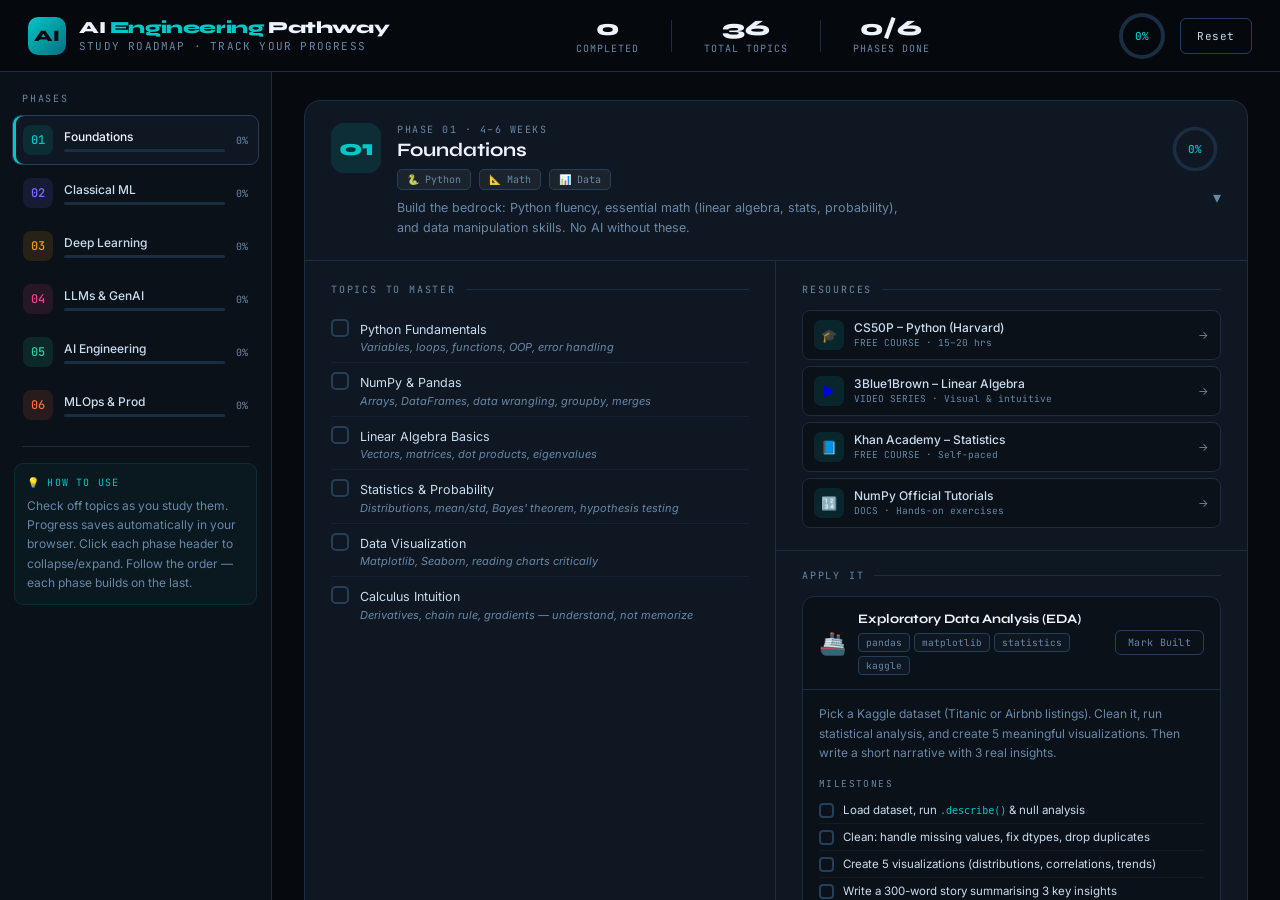
<file: index.html>
<!DOCTYPE html>
<html lang="en">
<head>
  <meta charset="UTF-8" />
  <meta name="viewport" content="width=device-width, initial-scale=1.0" />
  <title>AI Engineering Pathway</title>
  <link rel="preconnect" href="https://fonts.googleapis.com" />
  <link rel="stylesheet" href="https://fonts.googleapis.com/css2?family=Syne:wght@400;600;700;800&family=JetBrains+Mono:wght@300;400;500&family=Inter:wght@300;400;500;600&display=swap" />
  <link rel="stylesheet" href="styles.css" />
  <script defer src="app.js"></script>
</head>
<body>
<div class="app">

  <!-- ═══ HEADER ═══ -->
  <header>
    <div class="header-brand">
      <div class="brand-mark">AI</div>
      <div class="brand-text">
        <h1>AI <span>Engineering</span> Pathway</h1>
        <div class="brand-sub">Study roadmap · Track your progress</div>
      </div>
    </div>

    <div class="header-center">
      <div class="header-stat">
        <div class="header-stat-val" id="total-done">0</div>
        <div class="header-stat-label">Completed</div>
      </div>
      <div class="header-divider"></div>
      <div class="header-stat">
        <div class="header-stat-val" id="total-topics">0</div>
        <div class="header-stat-label">Total Topics</div>
      </div>
      <div class="header-divider"></div>
      <div class="header-stat">
        <div class="header-stat-val" id="phases-done">0</div>
        <div class="header-stat-label">Phases Done</div>
      </div>
    </div>

    <div class="header-right">
      <div class="overall-ring-wrap">
        <svg width="52" height="52" viewBox="0 0 52 52" role="img" aria-label="Overall progress ring">
          <circle class="ring-bg" cx="26" cy="26" r="21"></circle>
          <circle class="ring-fill" id="overall-ring" cx="26" cy="26" r="21"></circle>
        </svg>
        <div class="ring-label" id="overall-pct" aria-live="polite" aria-label="Overall completion percentage">0%</div>
      </div>
      <button class="reset-btn" onclick="resetAll()">Reset</button>
    </div>
  </header>

  <!-- ═══ SIDEBAR ═══ -->
  <aside aria-label="Phase navigation and progress">
    <div class="sidebar-title">Phases</div>

    <a class="phase-nav-item" data-target="phase-1" style="--phase-color: var(--p1)" onclick="scrollToPhase(event,'phase-1')">
      <div class="nav-num" style="background:rgba(0,200,200,0.12);color:var(--p1)">01</div>
      <div class="nav-info">
        <div class="nav-name">Foundations</div>
        <div class="nav-bar"><div class="nav-bar-fill" id="nav-bar-1" style="background:var(--p1);width:0%"></div></div>
      </div>
      <div class="nav-pct" id="nav-pct-1">0%</div>
    </a>

    <a class="phase-nav-item" data-target="phase-2" style="--phase-color: var(--p2)" onclick="scrollToPhase(event,'phase-2')">
      <div class="nav-num" style="background:rgba(124,111,255,0.12);color:var(--p2)">02</div>
      <div class="nav-info">
        <div class="nav-name">Classical ML</div>
        <div class="nav-bar"><div class="nav-bar-fill" id="nav-bar-2" style="background:var(--p2);width:0%"></div></div>
      </div>
      <div class="nav-pct" id="nav-pct-2">0%</div>
    </a>

    <a class="phase-nav-item" data-target="phase-3" style="--phase-color: var(--p3)" onclick="scrollToPhase(event,'phase-3')">
      <div class="nav-num" style="background:rgba(245,158,11,0.12);color:var(--p3)">03</div>
      <div class="nav-info">
        <div class="nav-name">Deep Learning</div>
        <div class="nav-bar"><div class="nav-bar-fill" id="nav-bar-3" style="background:var(--p3);width:0%"></div></div>
      </div>
      <div class="nav-pct" id="nav-pct-3">0%</div>
    </a>

    <a class="phase-nav-item" data-target="phase-4" style="--phase-color: var(--p4)" onclick="scrollToPhase(event,'phase-4')">
      <div class="nav-num" style="background:rgba(232,70,142,0.12);color:var(--p4)">04</div>
      <div class="nav-info">
        <div class="nav-name">LLMs & GenAI</div>
        <div class="nav-bar"><div class="nav-bar-fill" id="nav-bar-4" style="background:var(--p4);width:0%"></div></div>
      </div>
      <div class="nav-pct" id="nav-pct-4">0%</div>
    </a>

    <a class="phase-nav-item" data-target="phase-5" style="--phase-color: var(--p5)" onclick="scrollToPhase(event,'phase-5')">
      <div class="nav-num" style="background:rgba(34,212,160,0.12);color:var(--p5)">05</div>
      <div class="nav-info">
        <div class="nav-name">AI Engineering</div>
        <div class="nav-bar"><div class="nav-bar-fill" id="nav-bar-5" style="background:var(--p5);width:0%"></div></div>
      </div>
      <div class="nav-pct" id="nav-pct-5">0%</div>
    </a>

    <a class="phase-nav-item" data-target="phase-6" style="--phase-color: var(--p6)" onclick="scrollToPhase(event,'phase-6')">
      <div class="nav-num" style="background:rgba(255,107,53,0.12);color:var(--p6)">06</div>
      <div class="nav-info">
        <div class="nav-name">MLOps & Prod</div>
        <div class="nav-bar"><div class="nav-bar-fill" id="nav-bar-6" style="background:var(--p6);width:0%"></div></div>
      </div>
      <div class="nav-pct" id="nav-pct-6">0%</div>
    </a>

    <div class="sidebar-divider"></div>

    <div class="sidebar-tip">
      <div class="tip-heading">💡 How to Use</div>
      <div class="tip-text">Check off topics as you study them. Progress saves automatically in your browser. Click each phase header to collapse/expand. Follow the order — each phase builds on the last.</div>
    </div>
  </aside>

  <!-- ═══ MAIN ═══ -->
  <main id="phases-root"></main>
</div>
</body>
</html>
</file>
<file: styles.css>
:root {
  --bg: #06090d;
  --surface: #0b1118;
  --card: #0f1822;
  --card-hover: #152030;
  --border: #1a2d42;
  --border-bright: #253f5a;
  --text: #c8dcef;
  --text-dim: #6888a8;
  --text-bright: #edf4ff;
  --accent: #00c8c8;
  --p1: #00c8c8;
  --p2: #7c6fff;
  --p3: #f59e0b;
  --p4: #e8468e;
  --p5: #22d4a0;
  --p6: #ff6b35;
  --green: #22d4a0;
  --red: #ff4d6a;
}

*, *::before, *::after { margin: 0; padding: 0; box-sizing: border-box; }

html { scroll-behavior: auto; }

body {
  font-family: 'Inter', sans-serif;
  background: var(--bg);
  color: #c8dcef;
  min-height: 100vh;
  overflow-x: hidden;
}

/* ─── LAYOUT ─── */
.app {
  display: grid;
  grid-template-columns: 272px 1fr;
  grid-template-rows: 72px 1fr;
  height: 100vh;
  overflow: hidden;
}

/* ─── HEADER ─── */
header {
  grid-column: 1 / -1;
  display: flex;
  align-items: center;
  justify-content: space-between;
  padding: 0 28px;
  border-bottom: 1px solid var(--border);
  background: rgba(6,9,13,0.95);
  backdrop-filter: blur(16px);
  z-index: 200;
  position: relative;
}

.header-brand {
  display: flex;
  align-items: center;
  gap: 13px;
}

.brand-mark {
  width: 38px; height: 38px;
  background: linear-gradient(135deg, var(--accent), #006f7f);
  border-radius: 10px;
  display: flex; align-items: center; justify-content: center;
  font-family: 'Syne', sans-serif;
  font-weight: 800; font-size: 16px;
  color: #06090d;
  flex-shrink: 0;
}

.brand-text h1 {
  font-family: 'Syne', sans-serif;
  font-size: 17px; font-weight: 800;
  color: var(--text-bright);
  letter-spacing: -0.4px;
  line-height: 1;
}

.brand-text h1 span { color: var(--accent); }

.brand-sub {
  font-family: 'JetBrains Mono', monospace;
  font-size: 11px; color: var(--text-dim);
  letter-spacing: 1.2px;
  text-transform: uppercase;
  margin-top: 3px;
}

.header-center {
  display: flex;
  align-items: center;
  gap: 32px;
}

.header-stat {
  text-align: center;
}

.header-stat-val {
  font-family: 'Syne', sans-serif;
  font-size: 22px; font-weight: 800;
  color: var(--text-bright);
  line-height: 1;
}

.header-stat-label {
  font-family: 'JetBrains Mono', monospace;
  font-size: 10px; color: var(--text-dim);
  letter-spacing: 1px; text-transform: uppercase;
  margin-top: 3px;
}

.header-divider {
  width: 1px; height: 32px;
  background: var(--border);
}

.header-right {
  display: flex;
  align-items: center;
  gap: 12px;
}

.overall-ring-wrap {
  position: relative;
  width: 52px; height: 52px;
}

.overall-ring-wrap svg { transform: rotate(-90deg); }

.ring-bg { fill: none; stroke: var(--border); stroke-width: 4; }
.ring-fill {
  fill: none; stroke: var(--accent); stroke-width: 4;
  stroke-linecap: round;
  stroke-dasharray: 131.95;
  stroke-dashoffset: 131.95;
  transition: stroke-dashoffset 0.7s cubic-bezier(0.4,0,0.2,1);
}

.ring-label {
  position: absolute; inset: 0;
  display: flex; align-items: center; justify-content: center;
  font-family: 'JetBrains Mono', monospace;
  font-size: 11px; font-weight: 500;
  color: var(--accent);
}

.reset-btn {
  background: transparent;
  border: 1px solid var(--border-bright);
  color: var(--text);
  padding: 8px 16px;
  border-radius: 6px;
  font-family: 'JetBrains Mono', monospace;
  font-size: 11px; letter-spacing: 0.5px;
  cursor: pointer;
  transition: all 0.2s;
  min-height: 36px;
}

.reset-btn:hover { border-color: var(--red); color: var(--red); }
.reset-btn:focus-visible { outline: 2px solid var(--accent); outline-offset: 3px; }

/* ─── SIDEBAR ─── */
aside {
  background: var(--surface);
  border-right: 1px solid var(--border);
  overflow-y: auto;
  padding: 20px 12px 20px;
  scrollbar-width: thin;
  scrollbar-color: var(--border) transparent;
}

aside::-webkit-scrollbar { width: 4px; }
aside::-webkit-scrollbar-thumb { background: var(--border); border-radius: 2px; }

.sidebar-title {
  font-family: 'JetBrains Mono', monospace;
  font-size: 10px; letter-spacing: 1.8px;
  text-transform: uppercase;
  color: var(--text-dim);
  padding: 0 10px;
  margin-bottom: 10px;
}

.phase-nav-item {
  display: flex; align-items: center; gap: 11px;
  padding: 9px 10px;
  border-radius: 9px;
  cursor: pointer;
  transition: background 0.25s ease, border-color 0.25s ease, box-shadow 0.25s ease;
  text-decoration: none;
  margin-bottom: 3px;
  border: 1px solid transparent;
}

.phase-nav-item:hover { background: var(--card); }

.phase-nav-item.active {
  background: var(--card);
  border-color: var(--border-bright);
  box-shadow: inset 3px 0 0 var(--phase-color, var(--accent));
}

.phase-nav-item .nav-name {
  transition: color 0.25s ease;
}

.phase-nav-item.active .nav-name {
  color: var(--text-bright);
}

.nav-num {
  width: 30px; height: 30px;
  border-radius: 8px;
  display: flex; align-items: center; justify-content: center;
  font-family: 'JetBrains Mono', monospace;
  font-size: 12px; font-weight: 500;
  flex-shrink: 0;
}

.nav-info { flex: 1; min-width: 0; }

.nav-name {
  font-size: 12px; font-weight: 500;
  color: var(--text);
  white-space: nowrap; overflow: hidden; text-overflow: ellipsis;
}

.nav-bar {
  height: 3px; background: var(--border);
  border-radius: 2px; margin-top: 5px; overflow: hidden;
}

.nav-bar-fill {
  height: 100%; border-radius: 2px;
  transition: width 0.5s ease;
}

.nav-pct {
  font-family: 'JetBrains Mono', monospace;
  font-size: 10px; color: var(--text-dim);
  flex-shrink: 0;
}

.sidebar-divider {
  height: 1px; background: var(--border);
  margin: 16px 10px;
}

.sidebar-tip {
  margin: 0 2px;
  padding: 12px;
  background: rgba(0,200,200,0.04);
  border: 1px solid rgba(0,200,200,0.12);
  border-radius: 9px;
}

.tip-heading {
  font-family: 'JetBrains Mono', monospace;
  font-size: 10px; letter-spacing: 1.2px; text-transform: uppercase;
  color: var(--accent);
  margin-bottom: 7px;
}

.tip-text {
  font-size: 12px; color: var(--text-dim); line-height: 1.6;
}

/* ─── MAIN ─── */
main {
  overflow-y: auto;
  scroll-behavior: smooth;
  padding: 28px 32px 48px;
  scrollbar-width: thin;
  scrollbar-color: var(--border) transparent;
}

main::-webkit-scrollbar { width: 6px; }
main::-webkit-scrollbar-thumb { background: var(--border); border-radius: 3px; }

/* ─── PHASE CARDS ─── */
.phase-card {
  background: var(--card);
  border: 1px solid var(--border);
  border-radius: 16px;
  margin-bottom: 20px;
  overflow: hidden;
  animation: fadeUp 0.45s ease both;
  transition: border-color 0.25s;
}

.phase-card:hover { border-color: var(--border-bright); }

.phase-card:nth-child(1) { animation-delay: 0.04s; }
.phase-card:nth-child(2) { animation-delay: 0.08s; }
.phase-card:nth-child(3) { animation-delay: 0.12s; }
.phase-card:nth-child(4) { animation-delay: 0.16s; }
.phase-card:nth-child(5) { animation-delay: 0.20s; }
.phase-card:nth-child(6) { animation-delay: 0.24s; }

@keyframes fadeUp {
  from { opacity: 0; transform: translateY(18px); }
  to { opacity: 1; transform: translateY(0); }
}

.phase-header {
  padding: 22px 26px;
  display: flex; align-items: flex-start;
  justify-content: space-between;
  cursor: pointer;
  border-bottom: 1px solid var(--border);
  transition: background 0.2s;
}

.phase-header:hover { background: rgba(255,255,255,0.015); }

.phase-header:focus-visible {
  outline: 2px solid var(--accent);
  outline-offset: -2px;
}

.phase-header-left {
  display: flex; align-items: flex-start; gap: 16px;
}

.phase-badge {
  width: 50px; height: 50px;
  border-radius: 13px;
  display: flex; align-items: center; justify-content: center;
  font-family: 'Syne', sans-serif;
  font-size: 22px; font-weight: 800;
  flex-shrink: 0;
}

.phase-badge-label {
  display: flex; flex-direction: column;
}

.phase-num-tag {
  font-family: 'JetBrains Mono', monospace;
  font-size: 10px; letter-spacing: 1.5px; text-transform: uppercase;
  color: var(--text-dim);
  margin-bottom: 4px;
}

.phase-name {
  font-family: 'Syne', sans-serif;
  font-size: 19px; font-weight: 700;
  color: var(--text-bright);
  line-height: 1.1;
}

.phase-chips {
  display: flex; align-items: center; gap: 8px;
  margin-top: 8px;
}

.chip {
  font-family: 'JetBrains Mono', monospace;
  font-size: 10px; padding: 3px 9px;
  border-radius: 5px;
}

.chip-time {
  background: rgba(255,255,255,0.05);
  border: 1px solid var(--border-bright);
  color: var(--text-dim);
}

.phase-desc {
  font-size: 12.5px; color: var(--text-dim);
  line-height: 1.6; margin-top: 8px;
  max-width: 520px;
}

.phase-header-right {
  display: flex; flex-direction: column;
  align-items: flex-end; gap: 8px;
}

.mini-ring-wrap {
  position: relative; width: 52px; height: 52px;
}

.mini-ring-wrap svg { transform: rotate(-90deg); }

.mini-ring-bg { fill: none; stroke: var(--border); stroke-width: 3.5; }
.mini-ring-fill {
  fill: none; stroke-width: 3.5;
  stroke-linecap: round;
  transition: stroke-dashoffset 0.6s cubic-bezier(0.4,0,0.2,1);
}

.mini-ring-text {
  position: absolute; inset: 0;
  display: flex; align-items: center; justify-content: center;
  font-family: 'JetBrains Mono', monospace;
  font-size: 11px; font-weight: 500;
}

.caret {
  color: var(--text-dim); font-size: 16px;
  transition: transform 0.3s ease;
  margin-top: 4px;
  user-select: none;
}

.phase-card.collapsed .caret { transform: rotate(-90deg); }

/* ─── PHASE BODY ─── */
.phase-body {
  display: grid;
  grid-template-columns: 1fr 1fr;
}

.phase-card.collapsed .phase-body { display: none; }

/* Topics */
.topics-col {
  padding: 22px 26px;
  border-right: 1px solid var(--border);
}

.col-heading {
  font-family: 'JetBrains Mono', monospace;
  font-size: 10px; letter-spacing: 1.8px; text-transform: uppercase;
  color: var(--text-dim);
  margin-bottom: 14px;
  display: flex; align-items: center; gap: 10px;
}

.col-heading::after {
  content: '';
  flex: 1;
  height: 1px;
  background: var(--border);
}

.topic-row {
  display: flex; align-items: flex-start; gap: 11px;
  padding: 8px 0;
  min-height: 44px;
  border-bottom: 1px solid rgba(26,45,66,0.45);
}

.topic-row:last-child { border-bottom: none; }

.topic-cb {
  appearance: none; -webkit-appearance: none;
  width: 18px; height: 18px;
  border: 2px solid var(--border-bright);
  border-radius: 5px;
  cursor: pointer;
  flex-shrink: 0;
  margin-top: 1px;
  transition: all 0.18s;
  position: relative;
}

.topic-cb:checked { background-color: var(--phase-clr); border-color: var(--phase-clr); }

.topic-cb:checked::after {
  content: '✓';
  position: absolute; inset: 0;
  display: flex; align-items: center; justify-content: center;
  color: #06090d; font-size: 11px; font-weight: 700;
}

.topic-cb:focus-visible {
  outline: 2px solid var(--accent);
  outline-offset: 2px;
}

.topic-text { flex: 1; }

.topic-main {
  font-size: 12.5px; color: var(--text);
  line-height: 1.4;
  cursor: pointer;
  transition: color 0.2s;
}

.topic-sub {
  font-size: 11px; color: var(--text-dim);
  margin-top: 2px;
  font-style: italic;
}

.topic-row:has(.topic-cb:checked) .topic-main {
  color: var(--text-dim);
  text-decoration: line-through;
  text-decoration-color: rgba(90,120,152,0.5);
}

/* Right Column */
.right-col {
  display: flex; flex-direction: column;
}

/* Resources */
.resources-col {
  padding: 22px 26px;
  border-bottom: 1px solid var(--border);
  flex: 1;
}

.resource-item {
  display: flex; align-items: center; gap: 10px;
  padding: 9px 11px;
  background: var(--surface);
  border: 1px solid var(--border);
  border-radius: 8px;
  text-decoration: none;
  transition: all 0.18s;
  margin-bottom: 6px;
}

.resource-item:last-child { margin-bottom: 0; }

.resource-item:hover {
  border-color: var(--border-bright);
  background: rgba(255,255,255,0.025);
  transform: translateX(2px);
}

.resource-item:focus-visible {
  outline: 2px solid var(--accent);
  outline-offset: 2px;
}

.res-icon {
  width: 30px; height: 30px;
  border-radius: 7px;
  display: flex; align-items: center; justify-content: center;
  font-size: 13px; flex-shrink: 0;
}

.res-body { flex: 1; min-width: 0; }

.res-name {
  font-size: 12px; font-weight: 500;
  color: var(--text);
  white-space: nowrap; overflow: hidden; text-overflow: ellipsis;
}

.res-type {
  font-family: 'JetBrains Mono', monospace;
  font-size: 9.5px; color: var(--text-dim);
  margin-top: 1px;
}

.res-arrow {
  color: var(--text-dim); font-size: 11px;
  transition: transform 0.18s, color 0.18s;
}

.resource-item:hover .res-arrow { transform: translateX(3px); color: var(--text); }

/* ─── PROJECT / APPLY IT ─── */
.project-col {
  padding: 18px 26px 22px;
}

.project-card {
  background: var(--surface);
  border: 1px solid var(--border);
  border-radius: 12px;
  overflow: hidden;
  transition: border-color 0.25s;
}

.project-card.proj-built {
  border-color: var(--phase-clr, var(--accent));
}

/* Top bar */
.proj-topbar {
  padding: 14px 16px;
  display: flex; align-items: center; gap: 12px;
  border-bottom: 1px solid var(--border);
}

.proj-emoji { font-size: 22px; flex-shrink: 0; }

.proj-title-wrap { flex: 1; min-width: 0; }

.proj-title {
  font-family: 'Syne', sans-serif;
  font-size: 13px; font-weight: 700;
  color: var(--text-bright);
  line-height: 1.3;
}

.proj-tags {
  display: flex; flex-wrap: wrap; gap: 4px;
  margin-top: 5px;
}

.proj-tag {
  font-family: 'JetBrains Mono', monospace;
  font-size: 9.5px; padding: 2px 7px;
  background: var(--card);
  border: 1px solid var(--border-bright);
  border-radius: 4px; color: var(--text-dim);
}

.proj-done-btn {
  background: transparent;
  border: 1px solid var(--border-bright);
  color: var(--text-dim);
  padding: 5px 12px;
  border-radius: 6px;
  font-family: 'JetBrains Mono', monospace;
  font-size: 10px; letter-spacing: 0.3px;
  cursor: pointer;
  white-space: nowrap;
  flex-shrink: 0;
  transition: all 0.2s;
}

.proj-done-btn:hover {
  border-color: var(--phase-clr, var(--accent));
  color: var(--phase-clr, var(--accent));
}

.proj-done-btn:focus-visible {
  outline: 2px solid var(--accent);
  outline-offset: 2px;
}

.project-card.proj-built .proj-done-btn {
  background: var(--phase-clr, var(--accent));
  border-color: var(--phase-clr, var(--accent));
  color: #06090d;
  font-weight: 600;
}

/* Body */
.proj-body { padding: 14px 16px; display: flex; flex-direction: column; gap: 14px; }

.proj-desc {
  font-size: 12px; color: var(--text-dim);
  line-height: 1.65; margin: 0;
}

/* Milestones */
.proj-milestones-label {
  font-family: 'JetBrains Mono', monospace;
  font-size: 9.5px; letter-spacing: 1.4px; text-transform: uppercase;
  color: var(--text-dim);
  margin-bottom: 7px;
}

.milestone-item {
  display: flex; align-items: flex-start; gap: 9px;
  padding: 5px 0;
  border-bottom: 1px solid rgba(26,45,66,0.4);
}

.milestone-item:last-child { border-bottom: none; }

.milestone-cb {
  appearance: none; -webkit-appearance: none;
  width: 15px; height: 15px;
  border: 2px solid var(--border-bright);
  border-radius: 4px; cursor: pointer;
  flex-shrink: 0; margin-top: 1px;
  transition: all 0.18s; position: relative;
}

.milestone-cb:checked {
  background: var(--phase-clr, var(--accent));
  border-color: var(--phase-clr, var(--accent));
}

.milestone-cb:checked::after {
  content: '✓';
  position: absolute; inset: 0;
  display: flex; align-items: center; justify-content: center;
  color: #06090d; font-size: 9px; font-weight: 700;
}

.milestone-cb:focus-visible { outline: 2px solid var(--accent); outline-offset: 2px; }

.milestone-text {
  font-size: 11.5px; color: var(--text); line-height: 1.4; cursor: pointer;
  transition: color 0.2s;
}

.milestone-item:has(.milestone-cb:checked) .milestone-text {
  color: var(--text-dim);
  text-decoration: line-through;
  text-decoration-color: rgba(90,120,152,0.45);
}

/* Starter link */
.proj-starter {
  display: flex; align-items: center; gap: 8px;
  padding: 9px 11px;
  background: var(--card);
  border: 1px solid var(--border);
  border-radius: 7px;
  text-decoration: none;
  transition: all 0.18s;
}

.proj-starter:hover { border-color: var(--border-bright); background: var(--card-hover); }
.proj-starter:focus-visible { outline: 2px solid var(--accent); outline-offset: 2px; }

.proj-starter-icon {
  font-size: 14px; flex-shrink: 0;
}

.proj-starter-text { flex: 1; }

.proj-starter-label {
  font-family: 'JetBrains Mono', monospace;
  font-size: 9px; letter-spacing: 1px; text-transform: uppercase;
  color: var(--text-dim);
}

.proj-starter-name {
  font-size: 11.5px; font-weight: 500; color: var(--text);
  margin-top: 1px;
}

.proj-starter-arrow {
  color: var(--text-dim); font-size: 11px;
  transition: transform 0.18s, color 0.18s;
}

.proj-starter:hover .proj-starter-arrow { transform: translateX(3px); color: var(--text); }

/* Portfolio tip & Stretch */
.proj-callout {
  padding: 10px 12px;
  border-radius: 7px;
  border: 1px solid;
}

.proj-callout-portfolio {
  background: rgba(124,111,255,0.05);
  border-color: rgba(124,111,255,0.2);
}

.proj-callout-stretch {
  background: rgba(245,158,11,0.05);
  border-color: rgba(245,158,11,0.2);
}

.callout-heading {
  font-family: 'JetBrains Mono', monospace;
  font-size: 9.5px; letter-spacing: 1px; text-transform: uppercase;
  margin-bottom: 5px;
}

.proj-callout-portfolio .callout-heading { color: #9d8fff; }
.proj-callout-stretch .callout-heading { color: var(--p3); }

.callout-text {
  font-size: 11.5px; color: var(--text-dim); line-height: 1.6;
}

/* ─── RESPONSIVE: TABLET (860px – 1100px) ─── */
@media (max-width: 1100px) and (min-width: 861px) {
  .app { grid-template-columns: 220px 1fr; }
  .phase-body { grid-template-columns: 1fr; }
  .topics-col { border-right: none; border-bottom: 1px solid var(--border); }
  .header-center { gap: 16px; }
  .header-stat-val { font-size: 18px; }
}

/* ─── RESPONSIVE: MOBILE ─── */
@media (max-width: 860px) {
  .app { grid-template-columns: 1fr; grid-template-rows: 60px 1fr; }
  aside { display: none; }
  .phase-body { grid-template-columns: 1fr; }
  .topics-col { border-right: none; border-bottom: 1px solid var(--border); }
  header { padding: 0 16px; }
  .header-center { display: none; }
  main { padding: 16px 12px 40px; }
  .phase-header { padding: 16px; }
  .topics-col, .resources-col, .project-col { padding: 16px; }
  .phase-name { font-size: 16px; }
  .phase-chips { flex-wrap: wrap; }
}

/* ─── REDUCED MOTION ─── */
@media (prefers-reduced-motion: reduce) {
  .phase-card { animation: none; }
  *, *::before, *::after { transition-duration: 0.01ms !important; }
}
</file>
